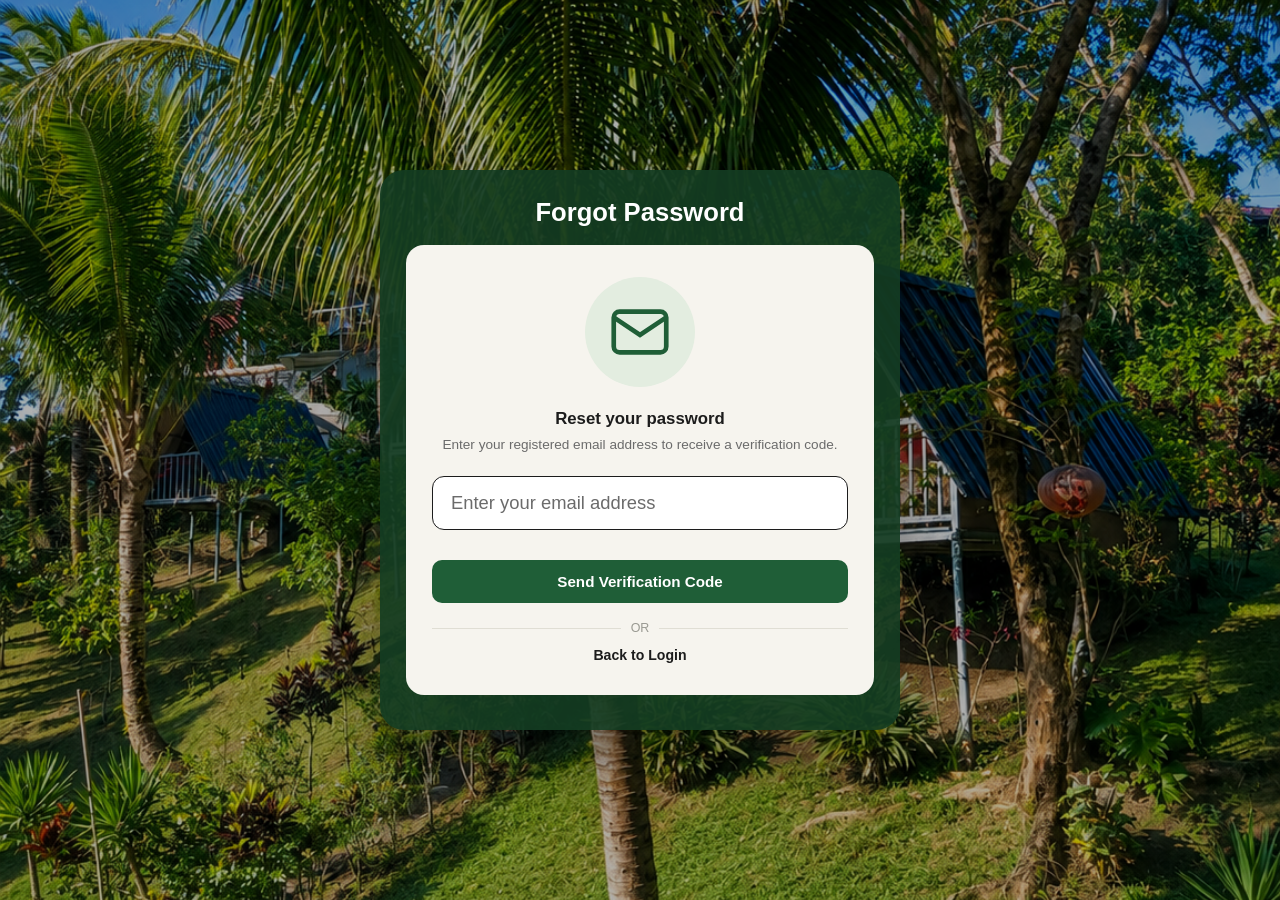
<file: camp-mayagay-fixed/camp-mayagay/forgot-password.html>
<!DOCTYPE html>
<html lang="en">
<head>
<meta charset="UTF-8">
<meta name="viewport" content="width=device-width, initial-scale=1.0">
<title>Forgot Password | Camp Mayagay</title>

<link rel="stylesheet" href="assets/css/style.css">
<link rel="stylesheet" href="assets/css/forgot-password.css">
</head>
<body>

    <img src="assets/images/Background.png" alt="" class="bg-image">
    <div class="bg-overlay"></div> 
    <main class="fp-main">
    <div class="fp-outer-card">
      <h1 class="fp-page-title">Forgot Password</h1>
      <div class="fp-inner-card">

        <div class="fp-icon-circle">
          <svg viewBox="0 0 24 24" fill="none" stroke="currentColor" stroke-width="1.6">
            <rect x="3" y="5" width="18" height="14" rx="2"/>
            <path d="M3 7l9 6 9-6"/>
          </svg>
        </div>

        <p class="fp-card-title">Reset your password</p>
        <p class="fp-card-subtitle">Enter your registered email address to receive a verification code.</p>
        <form id="forgotForm" novalidate>
          <input type="email" id="forgotEmail" name="forgotEmail" class="fp-input" placeholder="Enter your email address" autocomplete="email">
          <span class="fp-field-error" id="forgotEmailError"></span>

          <button type="submit" class="fp-btn-primary">Send Verification Code</button>
        </form>

        <div class="fp-divider">OR</div>
        <a href="Login.html" class="fp-back-link">Back to Login</a>

      </div>
    </div>
  </main>

  <script>
    var forgotForm = document.getElementById('forgotForm');
    var forgotEmailInput = document.getElementById('forgotEmail');
    var forgotEmailError = document.getElementById('forgotEmailError');
    var forgotSubmitBtn = forgotForm.querySelector('button[type="submit"]');

    function isValidEmail(value) {
      return /^[^\s@]+@[^\s@]+\.[^\s@]+$/.test(value);
    }

    forgotForm.addEventListener('submit', function (e) {
      e.preventDefault();
      forgotEmailError.textContent = '';

      var email = forgotEmailInput.value.trim();
      if (email === '' || !isValidEmail(email)) {
        forgotEmailError.textContent = 'Enter a valid email address.';
        return;
      }

      forgotSubmitBtn.disabled = true;
      var originalText = forgotSubmitBtn.textContent;
      forgotSubmitBtn.textContent = 'Sending...';

      fetch('php/forgot-password.php?action=send_code', {
        method: 'POST',
        headers: { 'Content-Type': 'application/json' },
        credentials: 'same-origin',
        body: JSON.stringify({ email: email })
      })
        .then(function (res) { return res.json(); })
        .then(function (result) {
          if (result.success) {
            // Remember the email so verify_code.html can show it and the
            // guest doesn't have to retype it anywhere.
            sessionStorage.setItem('resetEmail', email);
            window.location.href = 'verify_code.html';
          } else {
            forgotEmailError.textContent = result.message || 'Could not send the code. Please try again.';
          }
        })
        .catch(function () {
          forgotEmailError.textContent = 'Unable to reach the server. Please try again.';
        })
        .finally(function () {
          forgotSubmitBtn.disabled = false;
          forgotSubmitBtn.textContent = originalText;
        });
    });
  </script>

</body>
</html>
</file>
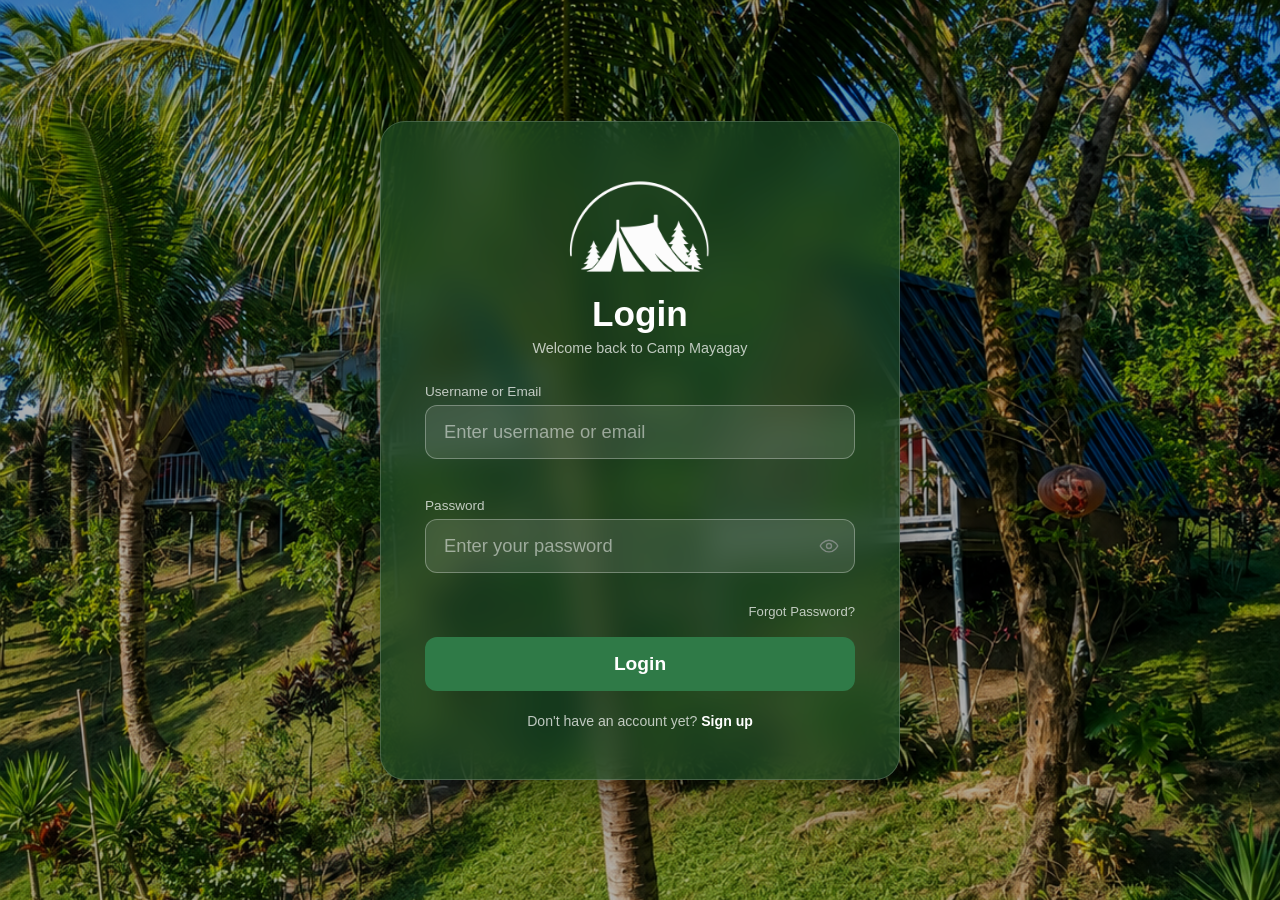
<file: camp-mayagay-fixed/camp-mayagay/Login.html>
<!DOCTYPE html>
<html lang="en">
<head>
<meta charset="UTF-8">
<meta name="viewport" content="width=device-width, initial-scale=1.0">
<title>Login | Camp Mayagay</title>

<link rel="stylesheet" href="assets/css/style.css">
</head>
<body>
        <img src="assets/images/Background.png" alt="" class="bg-image">
       <div class="bg-overlay"></div>

  </header>
  <main class="auth-main">
    <div class="auth-card">
      <div class="auth-logo-circle">
        <img src="assets/images/Camp Mayagay logo.png" alt="Camp Mayagay logo">
      </div>
      <h1>Login</h1>
      <p class="subtitle">Welcome back to Camp Mayagay</p>

      <div class="form-alert" id="loginAlert" role="alert"></div>

      <form id="loginForm" novalidate>
        <div class="form-group" id="identifierGroup">
          <label for="identifier">Username or Email</label>
          <input type="text" id="identifier" name="identifier" placeholder="Enter username or email" autocomplete="username">
          <span class="field-error" id="identifierError"></span>
        </div>

        <div class="form-group" id="passwordGroup">
          <label for="password">Password</label>
          <div class="password-wrapper">
            <input type="password" id="password" name="password" placeholder="Enter your password" autocomplete="current-password">
            <button type="button" class="toggle-password" data-target="password" aria-label="Show password">Show</button>
          </div>
          <span class="field-error" id="passwordError"></span>
        </div>

        <div class="form-group" id="twoFaGroup" style="display:none;">
          <label for="twoFaCode">Verification Code</label>
          <input type="text" id="twoFaCode" name="twoFaCode" placeholder="6-digit code from your email" inputmode="numeric" maxlength="6" autocomplete="one-time-code">
          <span class="field-error" id="twoFaCodeError"></span>
          <p class="resend-code-row">
            <button type="button" class="resend-code-btn" id="resendCodeBtn" disabled>Resend code in <span id="resendCodeTimer">60</span>s</button>
          </p>
        </div>

        <div class="form-row-between" id="forgotPasswordRow">
          <a href="forgot-password.html">Forgot Password?</a>
        </div>

        <button type="submit" class="btn-primary" id="loginSubmitBtn">Login</button>
      </form>

      <p class="auth-switch">Don't have an account yet? <a href="register.html">Sign up</a></p>
    </div>
  </main>

<script src="assets/js/script.js?v=5"></script>
</body>
</html>
</file>
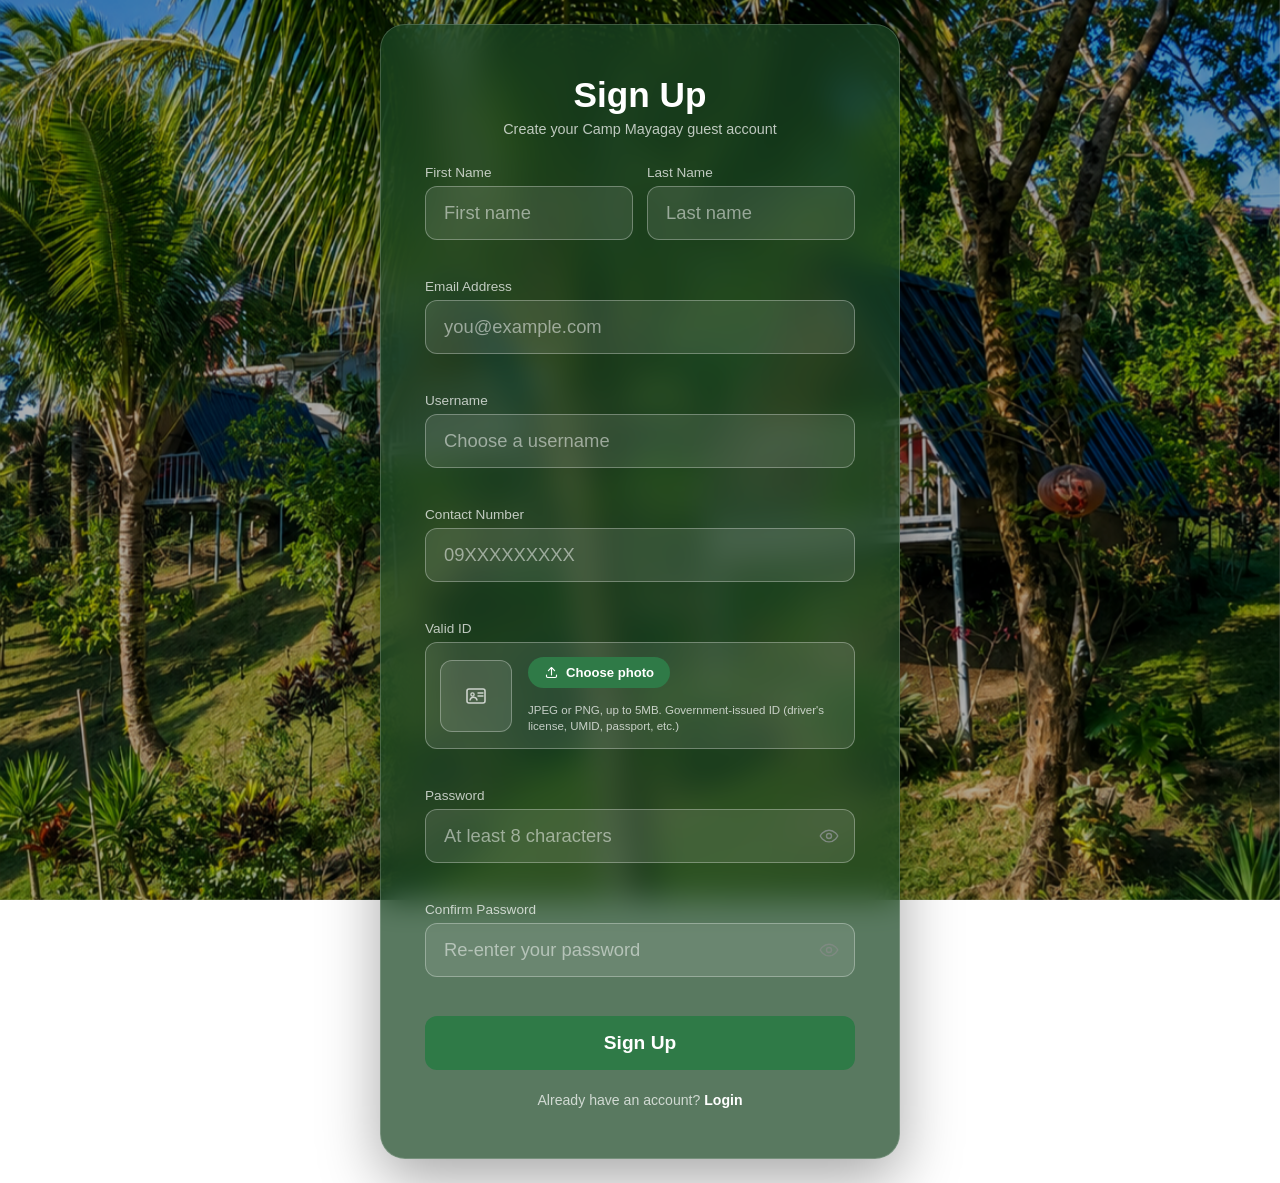
<file: camp-mayagay-fixed/camp-mayagay/register.html>
<!DOCTYPE html>
<html lang="en">
<head>
<meta charset="UTF-8">
<meta name="viewport" content="width=device-width, initial-scale=1.0">
<title>Sign Up | Camp Mayagay</title>

<link rel="stylesheet" href="assets/css/style.css">
</head>
<body>
      <img src="assets/images/Background.png" alt="" class="bg-image">
       <div class="bg-overlay"></div>
       
  <main class="auth-main">
    <div class="auth-card">
      <h1>Sign Up</h1>
      <p class="subtitle">Create your Camp Mayagay guest account</p>

      <div class="form-alert" id="registerAlert" role="alert"></div>

      <form id="registerForm" novalidate>
        <div class="form-group two-col">
          <div class="field">
            <label for="firstname">First Name</label>
            <input type="text" id="firstname" name="firstname" placeholder="First name" autocomplete="given-name">
            <span class="field-error" id="firstnameError"></span>
          </div>
          <div class="field">
            <label for="lastname">Last Name</label>
            <input type="text" id="lastname" name="lastname" placeholder="Last name" autocomplete="family-name">
            <span class="field-error" id="lastnameError"></span>
          </div>
        </div>

        <div class="form-group">  
          <label for="email">Email Address</label>
          <input type="email" id="email" name="email" placeholder="you@example.com" autocomplete="email">
          <span class="field-error" id="emailError"></span>
        </div>

        <div class="form-group">
          <label for="username">Username</label>
          <input type="text" id="username" name="username" placeholder="Choose a username" autocomplete="username">
          <span class="field-error" id="usernameError"></span>
        </div>

        <div class="form-group">
          <label for="contact_number">Contact Number</label>
          <input type="tel" id="contact_number" name="contact_number" placeholder="09XXXXXXXXX" autocomplete="tel">
          <span class="field-error" id="contact_numberError"></span>
        </div>

        <div class="form-group">
          <label for="valid_id">Valid ID</label>
          <div class="id-upload-card">
            <div class="id-upload-preview" id="idUploadPreview">
              <svg viewBox="0 0 24 24" fill="none" width="24" height="24"><rect x="3" y="5" width="18" height="14" rx="2" stroke="currentColor" stroke-width="1.6"/><circle cx="8.5" cy="10.5" r="1.6" stroke="currentColor" stroke-width="1.4"/><path d="M6 16c.5-1.8 1.9-2.8 3.5-2.8s3 1 3.5 2.8" stroke="currentColor" stroke-width="1.4" stroke-linecap="round"/><path d="M14 9h5M14 12h5" stroke="currentColor" stroke-width="1.4" stroke-linecap="round"/></svg>
            </div>
            <div class="id-upload-body">
              <label class="id-upload-btn" for="valid_id">
                <svg viewBox="0 0 24 24" fill="none" width="15" height="15"><path d="M12 16V4M12 4L7 9M12 4L17 9" stroke="currentColor" stroke-width="1.8" stroke-linecap="round" stroke-linejoin="round"/><path d="M4 16v2a2 2 0 002 2h12a2 2 0 002-2v-2" stroke="currentColor" stroke-width="1.8" stroke-linecap="round"/></svg>
                Choose photo
              </label>
              <input type="file" id="valid_id" name="valid_id" accept="image/jpeg,image/png" class="id-upload-input">
              <span class="id-upload-filename" id="idUploadFilename"></span>
              <p class="id-upload-hint">JPEG or PNG, up to 5MB. Government-issued ID (driver's license, UMID, passport, etc.)</p>
            </div>
          </div>
          <span class="field-error" id="valid_idError"></span>
        </div>

        <div class="form-group">
          <label for="password">Password</label>
          <div class="password-wrapper">
            <input type="password" id="password" name="password" placeholder="At least 8 characters" autocomplete="new-password">
            <button type="button" class="toggle-password" data-target="password" aria-label="Show password">Show</button>
          </div>
          <span class="field-error" id="passwordError"></span>
        </div>

        <div class="form-group">
          <label for="confirm_password">Confirm Password</label>
          <div class="password-wrapper">
            <input type="password" id="confirm_password" name="confirm_password" placeholder="Re-enter your password" autocomplete="new-password">
            <button type="button" class="toggle-password" data-target="confirm_password" aria-label="Show password">Show</button>
          </div>
          <span class="field-error" id="confirm_passwordError"></span>
        </div>

        <button type="submit" class="btn-primary">Sign Up</button>
      </form>

      <p class="auth-switch">Already have an account? <a href="Login.html">Login</a></p>
    </div>
  </main>

<script src="assets/js/script.js?v=3"></script>
</body>
</html>
</file>
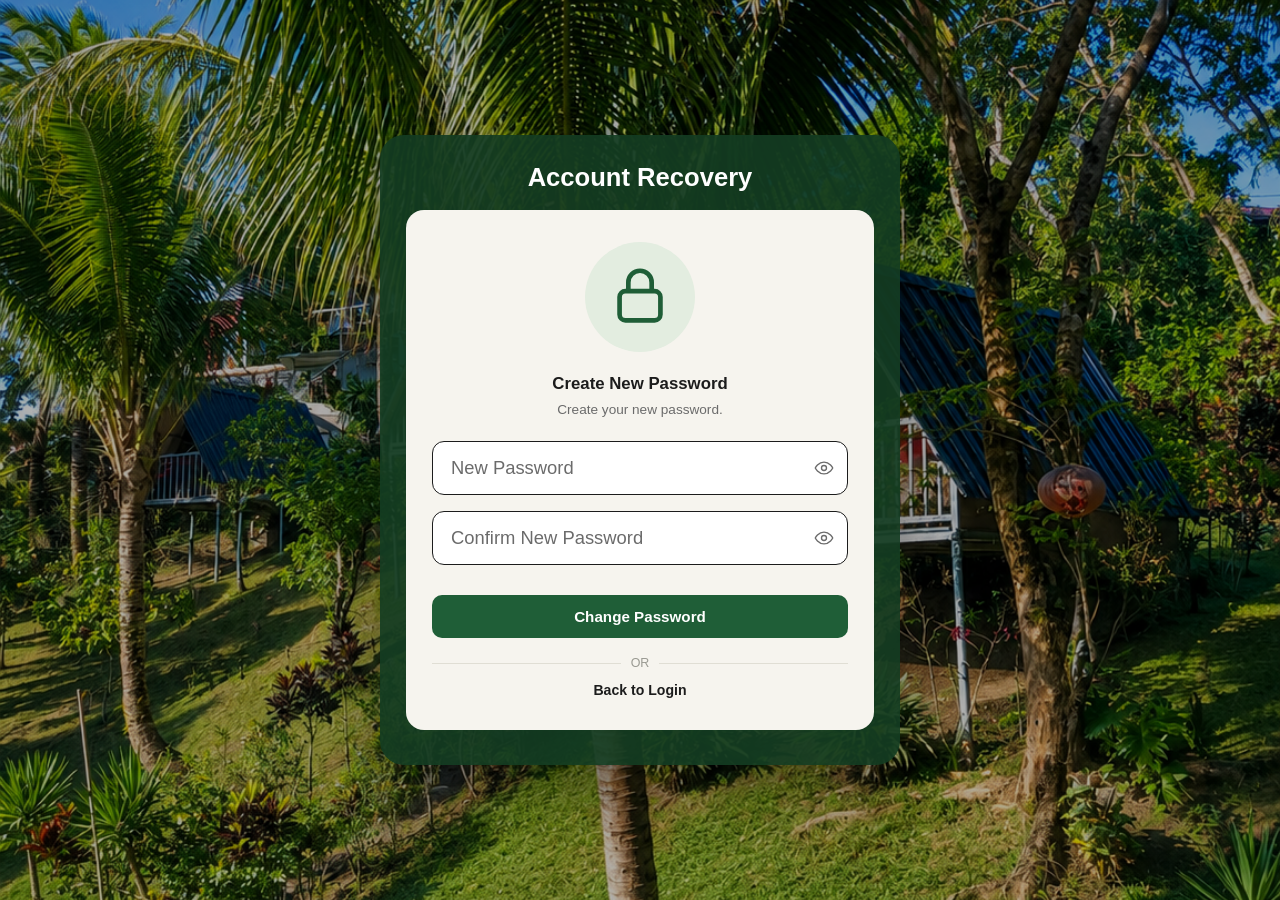
<file: camp-mayagay-fixed/camp-mayagay/reset_password.html>
<!DOCTYPE html>
<html lang="en">
<head>
<meta charset="UTF-8">
<meta name="viewport" content="width=device-width, initial-scale=1.0">
<title>Create New Password | Camp Mayagay</title>


<link rel="stylesheet" href="assets/css/style.css">
<link rel="stylesheet" href="assets/css/forgot-password.css">
</head>
<body>

    <img src="assets/images/Background.png" alt="" class="bg-image">
    <div class="bg-overlay"></div>
    <main class="fp-main">
    <div class="fp-outer-card">
      <h1 class="fp-page-title">Account Recovery</h1>
      <div class="fp-inner-card">
        <div class="fp-icon-circle">
          <svg viewBox="0 0 24 24" fill="none" stroke="currentColor" stroke-width="1.6">
            <rect x="5" y="10" width="14" height="10" rx="2"/>
            <path d="M8 10V7a4 4 0 018 0v3"/>
          </svg>
        </div>
        <p class="fp-card-title">Create New Password</p>
        <p class="fp-card-subtitle">Create your new password.</p>
        <form id="resetForm" novalidate>
          <div class="fp-input-wrap">
            <input type="password" id="newPassword" class="fp-input" placeholder="New Password" autocomplete="new-password">
            <button type="button" class="fp-eye-btn" data-target="newPassword" aria-label="Show password">
              <svg viewBox="0 0 24 24" fill="none" width="20" height="20"><path d="M1.5 12S5 5 12 5s10.5 7 10.5 7-3.5 7-10.5 7S1.5 12 1.5 12Z" stroke="currentColor" stroke-width="1.6" stroke-linejoin="round"/><circle cx="12" cy="12" r="3" stroke="currentColor" stroke-width="1.6"/></svg>
            </button>
          </div>
          <div class="fp-input-wrap">
            <input type="password" id="confirmPassword" class="fp-input" placeholder="Confirm New Password" autocomplete="new-password">
            <button type="button" class="fp-eye-btn" data-target="confirmPassword" aria-label="Show password">
              <svg viewBox="0 0 24 24" fill="none" width="20" height="20"><path d="M1.5 12S5 5 12 5s10.5 7 10.5 7-3.5 7-10.5 7S1.5 12 1.5 12Z" stroke="currentColor" stroke-width="1.6" stroke-linejoin="round"/><circle cx="12" cy="12" r="3" stroke="currentColor" stroke-width="1.6"/></svg>
            </button>
          </div>
          <span class="fp-field-error" id="resetPasswordError"></span>

          <button type="submit" class="fp-btn-primary" id="submitBtn">Change Password</button>
        </form>

        <div class="fp-success-box" id="successBox">
          <div class="fp-success-icon">&#10003;</div>
          <div>
            <p class="fp-success-title">Password Reset Successfully!</p>
            <p class="fp-success-text">You can now login using your new password.</p>
          </div>
        </div>

        <div class="fp-divider">OR</div>
        <a href="Login.html" class="fp-back-link">Back to Login</a>

      </div>
    </div>
  </main>

  <script>
    document.getElementById('resetForm').addEventListener('submit', function (e) {
      e.preventDefault();

      var errorEl = document.getElementById('resetPasswordError');
      var submitBtn = document.getElementById('submitBtn');
      errorEl.textContent = '';

      var newPassword = document.getElementById('newPassword').value;
      var confirmPassword = document.getElementById('confirmPassword').value;

      if (newPassword.length < 8) {
        errorEl.textContent = 'Password must be at least 8 characters.';
        return;
      }
      if (newPassword !== confirmPassword) {
        errorEl.textContent = 'Passwords do not match.';
        return;
      }

      submitBtn.disabled = true;

      fetch('php/forgot-password.php?action=reset_password', {
        method: 'POST',
        headers: { 'Content-Type': 'application/json' },
        credentials: 'same-origin',
        body: JSON.stringify({
          new_password: newPassword,
          confirm_password: confirmPassword
        })
      })
        .then(function (res) { return res.json(); })
        .then(function (result) {
          if (result.success) {
            sessionStorage.removeItem('resetEmail');
            document.getElementById('successBox').classList.add('show');
            setTimeout(function () {
              window.location.href = 'Login.html';
            }, 2000);
          } else {
            errorEl.textContent = result.message || 'Could not reset password. Please try again.';
            submitBtn.disabled = false;
          }
        })
        .catch(function () {
          errorEl.textContent = 'Unable to reach the server. Please try again.';
          submitBtn.disabled = false;
        });
    });
</script>
<script>
  document.querySelectorAll('.fp-eye-btn').forEach(function (btn) {
    btn.addEventListener('click', function () {
      var input = document.getElementById(btn.getAttribute('data-target'));
      if (!input) return;
      var show = input.type === 'password';
      input.type = show ? 'text' : 'password';
      btn.classList.toggle('is-visible', show);
      btn.setAttribute('aria-label', show ? 'Hide password' : 'Show password');
    });
  });
</script>
</body>
</html>
</file>
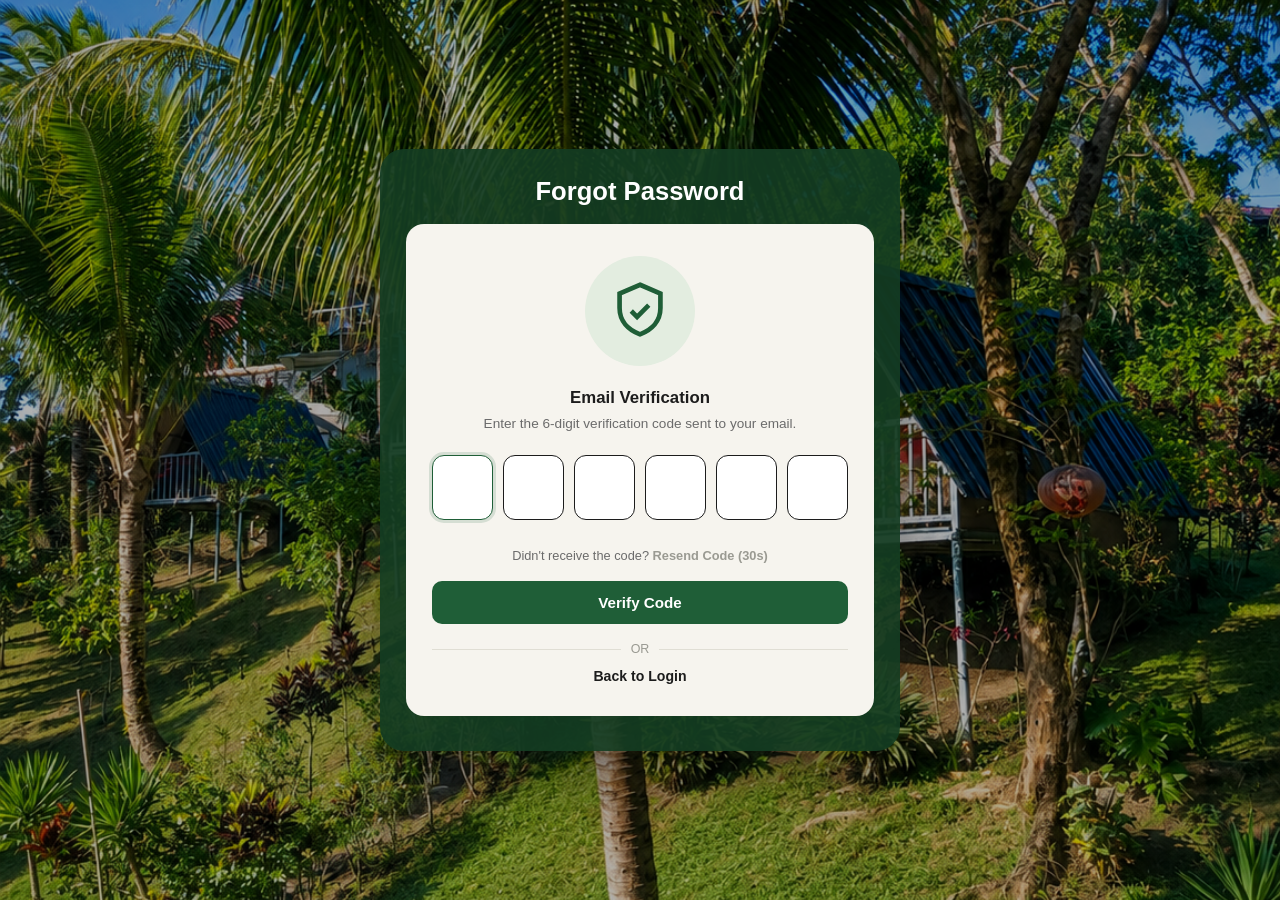
<file: camp-mayagay-fixed/camp-mayagay/verify_code.html>
<!DOCTYPE html>
<html lang="en">
<head>
<meta charset="UTF-8">
<meta name="viewport" content="width=device-width, initial-scale=1.0">
<title>Email Verification | Camp Mayagay</title>

<link rel="stylesheet" href="assets/css/style.css">
<link rel="stylesheet" href="assets/css/forgot-password.css">
</head>
<body>
    
    <img src="assets/images/Background.png" alt="" class="bg-image">
    <div class="bg-overlay"></div>
    <main class="fp-main">
    <div class="fp-outer-card">
      <h1 class="fp-page-title">Forgot Password</h1>
      <div class="fp-inner-card">
        <div class="fp-icon-circle">
          <svg viewBox="0 0 24 24" fill="none" stroke="currentColor" stroke-width="1.6">
            <path d="M12 3l7 3v5c0 4.5-3 7.5-7 9-4-1.5-7-4.5-7-9V6l7-3z"/>
            <path d="M9 12l2 2 4-4"/>
          </svg>
        </div>
        <p class="fp-card-title">Email Verification</p>
        <p class="fp-card-subtitle" id="verifySubtitle">Enter the 6-digit verification code sent to your email.</p>

        
        <form id="verifyForm" novalidate>
          <div class="fp-otp-row" id="otpRow">
            <input type="text" inputmode="numeric" maxlength="1" class="fp-otp-box" autocomplete="off">
            <input type="text" inputmode="numeric" maxlength="1" class="fp-otp-box" autocomplete="off">
            <input type="text" inputmode="numeric" maxlength="1" class="fp-otp-box" autocomplete="off">
            <input type="text" inputmode="numeric" maxlength="1" class="fp-otp-box" autocomplete="off">
            <input type="text" inputmode="numeric" maxlength="1" class="fp-otp-box" autocomplete="off">
            <input type="text" inputmode="numeric" maxlength="1" class="fp-otp-box" autocomplete="off">
          </div>
          <span class="fp-field-error" id="verifyCodeError"></span>

          <p class="fp-resend-row">
            Didn't receive the code?
            <button type="button" id="resendBtn">Resend Code <span id="resendTimer">(30s)</span></button>
          </p>

          <button type="submit" class="fp-btn-primary">Verify Code</button>
        </form>

        <div class="fp-divider">OR</div>
        <a href="Login.html" class="fp-back-link">Back to Login</a>

      </div>
    </div>
  </main>

  <script>
    const boxes = Array.from(document.querySelectorAll('.fp-otp-box'));
    const codeError = document.getElementById('verifyCodeError');

    boxes.forEach((box, i) => {
      box.addEventListener('input', () => {
        box.value = box.value.replace(/[^0-9]/g, '').slice(0, 1);
        if (box.value && i < boxes.length - 1) boxes[i + 1].focus();
      });
      box.addEventListener('keydown', (e) => {
        if (e.key === 'Backspace' && !box.value && i > 0) {
          boxes[i - 1].focus();
        }
      });
    });
    if (boxes[0]) boxes[0].focus();

    // Show which email the code was sent to, remembered from
    // forgot-password.html. Falls back to generic text if not present
    // (e.g. the guest refreshed straight to this page).
    const rememberedEmail = sessionStorage.getItem('resetEmail');
    if (rememberedEmail) {
      document.getElementById('verifySubtitle').textContent =
        'Enter the 6-digit code sent to ' + rememberedEmail + '.';
    }

    function startResendTimer() {
      let seconds = 30;
      const resendBtn = document.getElementById('resendBtn');
      const resendTimer = document.getElementById('resendTimer');
      resendBtn.disabled = true;
      resendTimer.textContent = '(' + seconds + 's)';
      const countdown = setInterval(() => {
        seconds--;
        if (seconds <= 0) {
          clearInterval(countdown);
          resendBtn.disabled = false;
          resendTimer.textContent = '';
        } else {
          resendTimer.textContent = '(' + seconds + 's)';
        }
      }, 1000);
    }
    startResendTimer();

    document.getElementById('resendBtn').addEventListener('click', function () {
      var resendBtn = this;
      resendBtn.disabled = true;
      fetch('php/forgot-password.php?action=resend_code', {
        method: 'POST',
        headers: { 'Content-Type': 'application/json' },
        credentials: 'same-origin',
        body: JSON.stringify({})
      })
        .then(function (res) { return res.json(); })
        .then(function (result) {
          if (result.success) {
            codeError.textContent = '';
            boxes.forEach(function (b) { b.value = ''; });
            if (boxes[0]) boxes[0].focus();
            startResendTimer();
          } else {
            codeError.textContent = result.message || 'Could not resend the code.';
            resendBtn.disabled = false;
          }
        })
        .catch(function () {
          codeError.textContent = 'Unable to reach the server. Please try again.';
          resendBtn.disabled = false;
        });
    });

    document.getElementById('verifyForm').addEventListener('submit', function (e) {
      e.preventDefault();
      codeError.textContent = '';

      const code = boxes.map(function (b) { return b.value; }).join('');
      if (code.length < 6) {
        codeError.textContent = 'Enter all 6 digits.';
        return;
      }

      const submitBtn = this.querySelector('button[type="submit"]');
      submitBtn.disabled = true;

      fetch('php/forgot-password.php?action=verify_code', {
        method: 'POST',
        headers: { 'Content-Type': 'application/json' },
        credentials: 'same-origin',
        body: JSON.stringify({ code: code })
      })
        .then(function (res) { return res.json(); })
        .then(function (result) {
          if (result.success) {
            window.location.href = 'reset_password.html';
          } else {
            codeError.textContent = result.message || 'Incorrect code. Please try again.';
            boxes.forEach(function (b) { b.value = ''; });
            if (boxes[0]) boxes[0].focus();
            submitBtn.disabled = false;
          }
        })
        .catch(function () {
          codeError.textContent = 'Unable to reach the server. Please try again.';
          submitBtn.disabled = false;
        });
    });
  </script>

</body>
</html>
</file>
<file: camp-mayagay-fixed/camp-mayagay/assets/css/style.css>
:root {
  --color-primary: #1F5E37;
  --color-secondary: #2F7A47;
  --color-white: #FFFFFF;
  --overlay: rgba(0, 0, 0, 0.30);
  --card-bg: rgba(25, 70, 35, 0.72);
  --card-border: rgba(255, 255, 255, 0.18);
  --input-bg: rgba(255, 255, 255, 0.10);
  --input-border: rgba(255, 255, 255, 0.30);
  --text-muted: rgba(255, 255, 255, 0.72);
  --error: #FF8A80;
  --radius-card: 25px;
  --radius-input: 12px;
  --font-display: 'Poppins', sans-serif;
  --font-body: 'Inter', sans-serif;
}

* { box-sizing: border-box; margin: 0; padding: 0; }

html, body {
  height: 100%;
}



body {
  font-family: var(--font-body);
  color: var(--color-white);
  min-height: 100vh;
  display: flex;
  flex-direction: column;
  position: relative;
  overflow-x: hidden;
}

.bg-image {
  position: fixed;
  top: 0;
  left: 0;
  width: 100%;
  height: 100%;
  object-fit: cover;
  z-index: -2;
}

.bg-overlay {
  position: fixed;
  top: 0;
  left: 0;
  width: 100%;
  height: 100%;
  background: var(--overlay);
  z-index: -1;
}



a { color: inherit; text-decoration: none; }

.site-header {
  display: flex;
  align-items: center;
  justify-content: space-between;
  padding: 20px 40px;
  animation: fadeInDown 0.6s ease both;
}

.brand {
  display: flex;
  align-items: center;
  gap: 10px;
}

.brand img {
  width: 50px;
  height: 50px;
  border-radius: 50%;
  object-fit: cover;
}

.brand span {
  font-family: var(--font-display);
  font-weight: 600;
  font-size: 1.1rem;
  letter-spacing: 0.5px;
}

.header-actions {
  display: flex;
  align-items: center;
  gap: 18px;
}

.header-actions .icon-btn {
  width: 50px;
  height: 50px;
  border-radius: 50%;
  background: var(--input-bg);
  border: 1px solid var(--card-border);
  display: flex;
  align-items: center;
  justify-content: center;
  cursor: pointer;
  transition: transform 0.2s ease, background 0.2s ease;
}

.header-actions .icon-btn:hover {
  background: rgba(255, 255, 255, 0.2);
  transform: translateY(-2px);
}

.header-actions img.avatar {
  width: 50px;
  height: 50px;
  border-radius: 50%;
  object-fit: cover;
  border: 1px solid var(--card-border);
}

main.auth-main {
  flex: 1;
  display: flex;
  align-items: center;
  justify-content: center;
  padding: 24px;
}

.auth-card {
  width: 100%;
  max-width: 520px;
  background: var(--card-bg);
  border: 1px solid var(--card-border);
  border-radius: var(--radius-card);
  backdrop-filter: blur(16px);
  -webkit-backdrop-filter: blur(16px);
  box-shadow: 0 20px 60px rgba(0, 0, 0, 0.35);
  padding: 50px 44px;
  animation: fadeInUp 0.6s ease both;
}

.auth-logo-circle {
  width: 160px;
  height: 110px;
  display: flex;
  align-items: center;
  justify-content: center;
  margin: 0 auto 12px;
}

.auth-logo-circle img {
  width: 100%;
  height: 100%;
  object-fit: contain;
}

.auth-card h1 {
  font-family: var(--font-display);
  font-weight: 600;
  font-size: 2.2rem;
  text-align: center;
  margin-bottom: 6px;
}

.auth-card .subtitle {
  text-align: center;
  color: var(--text-muted);
  font-size: 0.9rem;
  margin-bottom: 28px;
}

.form-group {
  margin-bottom: 18px;
  position: relative;
}

.form-group.two-col {
  display: grid;
  grid-template-columns: 1fr 1fr;
  gap: 14px;
}

.form-group.two-col .field { margin-bottom: 0; }

label {
  display: block;
  font-size: 0.85rem;
  font-weight: 500;
  margin-bottom: 6px;
  color: var(--text-muted);
}

input[type="text"],
input[type="email"],
input[type="password"],
input[type="tel"] {
  width: 100%;
  padding: 15px 18px;;
  background: var(--input-bg);
  border: 1px solid var(--input-border);
  border-radius: var(--radius-input);
  color: var(--color-white);
  font-family: var(--font-body);
  font-size: 1.15rem;
  transition: border-color 0.2s ease, background 0.2s ease, box-shadow 0.2s ease;
}

input::placeholder {
  color: rgba(255, 255, 255, 0.5);
}

input:focus {
  outline: none;
  border-color: var(--color-white);
  background: rgba(255, 255, 255, 0.16);
  box-shadow: 0 0 0 3px rgba(255, 255, 255, 0.12);
}

input.input-error {
  border-color: var(--error);
}

.password-wrapper {
  position: relative;
}

.password-wrapper input {
  padding-right: 44px;
}

.toggle-password {
  position: absolute;
  right: 12px;
  top: 50%;
  transform: translateY(-50%);
  background: none;
  border: none;
  cursor: pointer;
  color: var(--text-muted);
  font-size: 1.1rem;
  line-height: 1;
  padding: 4px;
}

.toggle-password:hover { color: var(--color-white); }
.toggle-password{ display: flex; align-items: center; justify-content: center; padding: 4px; color: #7f8a82; }
.toggle-password:hover{ color: #7f8a82; opacity: 0.75; }
.toggle-password .eye-closed{ display: none; }
.toggle-password.is-visible .eye-open{ display: none; }
.toggle-password.is-visible .eye-closed{ display: block; }

.field-error {
  display: block;
  min-height: 16px;
  color: var(--error);
  font-size: 0.78rem;
  margin-top: 5px;
}

.id-upload-card{
  display: flex;
  align-items: center;
  gap: 16px;
  background: var(--input-bg);
  border: 1px solid var(--input-border);
  border-radius: var(--radius-input);
  padding: 14px;
}
.id-upload-preview{
  width: 56px;
  height: 56px;
  min-width: 56px;
  border-radius: 10px;
  background: rgba(255,255,255,0.08);
  border: 1px solid var(--input-border);
  display: flex;
  align-items: center;
  justify-content: center;
  color: var(--text-muted);
  overflow: hidden;
  flex-shrink: 0;
}
.id-upload-preview img{
  width: 100%;
  height: 100%;
  object-fit: cover;
  display: block;
}
.id-upload-body{ flex: 1; min-width: 0; }
.id-upload-input{
  position: absolute;
  width: 1px; height: 1px;
  padding: 0; margin: -1px;
  overflow: hidden;
  clip: rect(0,0,0,0);
  white-space: nowrap;
  border: 0;
}
.id-upload-btn{
  display: inline-flex;
  align-items: center;
  gap: 7px;
  background: var(--color-secondary);
  color: var(--color-white);
  border: none;
  border-radius: 999px;
  padding: 8px 16px;
  font-size: 0.82rem;
  font-weight: 600;
  cursor: pointer;
  transition: background-color 0.2s ease, transform 0.15s ease;
}
.id-upload-btn:hover{ background-color: #35924f; transform: translateY(-1px); }
.id-upload-hint{
  font-size: 0.72rem;
  color: var(--text-muted);
  margin: 8px 0 0;
  line-height: 1.4;
}
.id-upload-filename{
  display: block;
  font-size: 0.75rem;
  color: var(--color-white);
  margin-top: 6px;
  word-break: break-all;
}

.id-upload-row{
  display: flex;
  align-items: center;
  gap: 14px;
}
.id-upload-preview{
  width: 72px;
  height: 72px;
  border-radius: 12px;
  background: var(--input-bg);
  border: 1px solid var(--input-border);
  display: flex;
  align-items: center;
  justify-content: center;
  color: var(--text-muted);
  overflow: hidden;
  flex-shrink: 0;
}
.id-upload-preview img{
  width: 100%;
  height: 100%;
  object-fit: cover;
}
#valid_id{
  color: var(--color-white);
  font-size: 0.85rem;
}

.form-row-between {
  display: flex;
  justify-content: flex-end;
  margin: -8px 0 18px;
}

.form-row-between a {
  font-size: 0.82rem;
  color: var(--text-muted);
  transition: color 0.2s ease;
}

.form-row-between a:hover { color: var(--color-white); }

.btn-primary {
  width: 100%;
  padding: 16px;
  background: var(--secondary, var(--color-secondary));
  background-color: var(--color-secondary);
  color: var(--color-white);
  border: none;
  border-radius: var(--radius-input);
  font-family: var(--font-display);
  font-weight: 600;
  font-size: 1.2rem;
  cursor: pointer;
  transition: transform 0.15s ease, background-color 0.2s ease, box-shadow 0.2s ease;
}

.btn-primary:hover {
  background-color: #35924f;
  transform: translateY(-2px);
  box-shadow: 0 10px 24px rgba(0, 0, 0, 0.25);
}

.btn-primary:active {
  transform: translateY(0);
}

.btn-primary:disabled {
  opacity: 0.6;
  cursor: not-allowed;
  transform: none;
}
.resend-code-row{text-align:right; margin-top:6px; font-size:0.85rem;}
.resend-code-btn{background:none; border:none; padding:0; font:inherit; font-weight:600; color:var(--text-muted); cursor:not-allowed;}
.resend-code-btn:not(:disabled){color:var(--color-white); cursor:pointer; border-bottom:1px solid transparent;}
.resend-code-btn:not(:disabled):hover{border-color:var(--color-white);}

.auth-switch {
  text-align: center;
  margin-top: 22px;
  font-size: 0.88rem;
  color: var(--text-muted);
}

.auth-switch a {
  font-weight: 600;
  color: var(--color-white);
  border-bottom: 1px solid transparent;
  transition: border-color 0.2s ease;
}

.auth-switch a:hover {
  border-color: var(--color-white);
}

.form-alert {
  display: none;
  padding: 10px 14px;
  border-radius: var(--radius-input);
  font-size: 0.85rem;
  margin-bottom: 16px;
}

.form-alert.show { display: block; }

.form-alert.error {
  background: rgba(255, 82, 82, 0.18);
  border: 1px solid rgba(255, 82, 82, 0.4);
  color: #FFD3D0;
}

.form-alert.success {
  background: rgba(76, 217, 123, 0.18);
  border: 1px solid rgba(76, 217, 123, 0.4);
  color: #D6F5DF;
}

/* ---------- Auth pages: responsive ---------- */
@media (max-width: 640px) {
  .site-header { padding: 16px 20px; }
  .brand span { font-size: 1rem; }
  main.auth-main { padding: 16px; }
  .auth-card { padding: 34px 24px; border-radius: 20px; }
  .auth-logo-circle { width: 130px; height: 90px; }
  .auth-card h1 { font-size: 1.7rem; }
  .auth-card .subtitle { font-size: 0.82rem; margin-bottom: 22px; }
  .form-group.two-col { grid-template-columns: 1fr; gap: 0; }
  input[type="text"], input[type="email"], input[type="password"], input[type="tel"] {
    padding: 13px 16px; font-size: 1rem;
  }
  .btn-primary { padding: 14px; font-size: 1.05rem; }
}

@media (max-width: 380px) {
  .auth-card { padding: 26px 18px; }
  .auth-card h1 { font-size: 1.5rem; }
}

.gd-body {
  background: #F7F8F6;
  color: #1F2A22;
  min-height: 100vh;
}

.gd-shell {
  display: flex;
  min-height: 100vh;
}

.gd-sidebar {
  width: 260px;
  flex-shrink: 0;
  background: var(--color-primary);
  color: #ffffff;
  display: flex;
  flex-direction: column;
  padding: 24px 18px;
  position: sticky;
  top: 0;
  height: 100vh;
  overflow-y: auto;
  transition: transform 0.3s ease;
  z-index: 40;
}

.gd-sidebar-brand {
  display: flex;
  align-items: center;
  gap: 10px;
  padding: 0 6px 20px;
}
.gd-sidebar-brand img {
  width: 34px;
  height: 34px;
  border-radius: 50%;
  object-fit: cover;
}
.gd-sidebar-brand span {
  font-family: var(--font-display);
  font-weight: 600;
  font-size: 1rem;
  letter-spacing: 0.4px;
}

.gd-sidebar-profile {
  text-align: center;
  padding: 14px 10px 22px;
  border-bottom: 1px solid rgba(255,255,255,0.14);
  margin-bottom: 16px;
}
.gd-avatar-circle {
  width: 64px;
  height: 64px;
  border-radius: 50%;
  background: rgba(255,255,255,0.16);
  display: flex;
  align-items: center;
  justify-content: center;
  font-family: var(--font-display);
  font-weight: 600;
  font-size: 1.2rem;
  margin: 0 auto 10px;
}
.gd-profile-name {
  font-family: var(--font-display);
  font-weight: 600;
  font-size: 0.95rem;
  margin-bottom: 4px;
}
.gd-role-tag {
  display: inline-block;
  background: rgba(255,255,255,0.18);
  color: #ffffff;
  font-size: 0.72rem;
  font-weight: 600;
  letter-spacing: 0.4px;
  padding: 3px 10px;
  border-radius: 20px;
  text-transform: uppercase;
}

.gd-nav {
  display: flex;
  flex-direction: column;
  gap: 4px;
  flex: 1;
}
.gd-nav-item {
  display: flex;
  align-items: center;
  gap: 12px;
  width: 100%;
  padding: 11px 12px;
  background: none;
  border: none;
  border-radius: 10px;
  color: rgba(255,255,255,0.78);
  font-family: var(--font-body);
  font-size: 0.9rem;
  font-weight: 500;
  text-align: left;
  cursor: pointer;
  position: relative;
  transition: background 0.2s ease, color 0.2s ease, transform 0.15s ease;
}
.gd-nav-item svg { width: 19px; height: 19px; flex-shrink: 0; }
.gd-nav-item:hover {
  background: rgba(255,255,255,0.1);
  color: #ffffff;
  transform: translateX(2px);
}
.gd-nav-item.active {
  background: rgba(255,255,255,0.16);
  color: #ffffff;
  font-weight: 600;
}
.gd-nav-dot {
  width: 7px;
  height: 7px;
  border-radius: 50%;
  background: #FF6B6B;
  margin-left: auto;
  display: none;
}
.gd-nav-dot.show { display: block; }

.gd-sidebar-footer {
  padding-top: 16px;
  border-top: 1px solid rgba(255,255,255,0.14);
  margin-top: 16px;
}
.gd-logout-btn {
  display: flex;
  align-items: center;
  gap: 10px;
  padding: 11px 12px;
  border-radius: 10px;
  color: rgba(255,255,255,0.85);
  font-size: 0.9rem;
  font-weight: 500;
  text-decoration: none;
  transition: background 0.2s ease;
}
.gd-logout-btn svg { width: 18px; height: 18px; }
.gd-logout-btn:hover { background: rgba(255,255,255,0.1); }

.gd-sidebar-backdrop {
  display: none;
  position: fixed;
  inset: 0;
  background: rgba(0,0,0,0.4);
  z-index: 35;
}

.gd-main {
  flex: 1;
  min-width: 0;
  padding: 0 32px 40px;
}


.gd-topbar {
  display: flex;
  align-items: center;
  gap: 16px;
  padding: 20px 0;
  position: sticky;
  top: 0;
  background: #F7F8F6;
  z-index: 20;
}
.gd-hamburger {
  display: none;
  background: none;
  border: none;
  cursor: pointer;
  color: var(--color-primary);
  padding: 6px;
}
.gd-hamburger svg { width: 24px; height: 24px; }

.gd-topbar-welcome {
  font-family: var(--font-display);
  font-weight: 600;
  font-size: 1.05rem;
  color: #1F2A22;
}
.gd-topbar-welcome strong { color: var(--color-primary); }

.gd-topbar-actions {
  display: flex;
  align-items: center;
  gap: 14px;
  margin-left: auto;
}

.gd-icon-btn {
  position: relative;
  width: 42px;
  height: 42px;
  border-radius: 50%;
  background: #ffffff;
  border: 1px solid #E5E7EB;
  display: flex;
  align-items: center;
  justify-content: center;
  cursor: pointer;
  color: var(--color-primary);
  transition: background 0.2s ease, transform 0.15s ease;
}
.gd-icon-btn:hover { background: #EFF4F0; transform: translateY(-1px); }
.gd-icon-btn svg { width: 20px; height: 20px; }

.gd-dot {
  position: absolute;
  top: 9px;
  right: 10px;
  width: 8px;
  height: 8px;
  border-radius: 50%;
  background: #FF6B6B;
  border: 1.5px solid #ffffff;
  display: none;
}
.gd-dot.show { display: block; }

.gd-profile-dropdown-wrap { position: relative; }
.gd-avatar-btn {
  width: 42px;
  height: 42px;
  border-radius: 50%;
  background: var(--color-secondary);
  color: #ffffff;
  border: none;
  font-family: var(--font-display);
  font-weight: 600;
  font-size: 0.85rem;
  cursor: pointer;
  transition: transform 0.15s ease;
}
.gd-avatar-btn:hover { transform: translateY(-1px); }

.gd-dropdown {
  display: none;
  position: absolute;
  top: 52px;
  right: 0;
  width: 220px;
  background: #ffffff;
  border-radius: 14px;
  box-shadow: 0 16px 40px rgba(0,0,0,0.16);
  padding: 14px;
  z-index: 30;
}
.gd-dropdown.open { display: block; animation: gdFadeIn 0.18s ease both; }
.gd-dropdown-name { font-family: var(--font-display); font-weight: 600; font-size: 0.9rem; color: #1F2A22; }
.gd-dropdown-email { font-size: 0.76rem; color: #6B7280; margin-bottom: 10px; }
.gd-menu-item {
  display: block;
  width: 100%;
  text-align: left;
  background: none;
  border: none;
  padding: 9px 8px;
  border-radius: 8px;
  font-size: 0.85rem;
  color: #1F2A22;
  cursor: pointer;
  text-decoration: none;
}
.gd-menu-item:hover { background: #F1F5F1; }
.gd-menu-item-danger { color: #DC2626; }
.gd-menu-item-danger:hover { background: #FEF2F2; }


.gd-view { display: none; }
.gd-view.active { display: block; animation: gdFadeIn 0.3s ease both; }

.gd-welcome-section h1 {
  font-family: var(--font-display);
  font-weight: 700;
  font-size: 1.5rem;
  color: #1F2A22;
  margin-bottom: 4px;
}
.gd-welcome-section p { color: #6B7280; font-size: 0.92rem; margin-bottom: 24px; }


.gd-summary-grid {
  display: grid;
  grid-template-columns: repeat(4, 1fr);
  gap: 18px;
  margin-bottom: 30px;
}
.gd-summary-card {
  background: #ffffff;
  border-radius: 16px;
  padding: 20px;
  display: flex;
  align-items: center;
  gap: 14px;
  box-shadow: 0 6px 20px rgba(0,0,0,0.05);
  transition: transform 0.2s ease, box-shadow 0.2s ease;
}
.gd-summary-card:hover { transform: translateY(-3px); box-shadow: 0 12px 28px rgba(0,0,0,0.09); }

.gd-summary-icon {
  width: 46px;
  height: 46px;
  border-radius: 12px;
  display: flex;
  align-items: center;
  justify-content: center;
  flex-shrink: 0;
}
.gd-summary-icon svg { width: 22px; height: 22px; }
.gd-icon-green { background: #E7F5EA; color: var(--color-primary); }
.gd-icon-orange { background: #FEF3E2; color: #D97706; }
.gd-icon-blue { background: #E5F0FE; color: #2563EB; }
.gd-icon-red { background: #FEE9E9; color: #DC2626; }

.gd-summary-number { font-family: var(--font-display); font-weight: 700; font-size: 1.4rem; color: #1F2A22; line-height: 1.1; }
.gd-summary-label { font-size: 0.78rem; color: #6B7280; margin-top: 2px; }


.gd-section {
  background: #ffffff;
  border-radius: 16px;
  padding: 22px;
  box-shadow: 0 6px 20px rgba(0,0,0,0.05);
  margin-bottom: 24px;
}
.gd-section-head {
  display: flex;
  align-items: center;
  justify-content: space-between;
  margin-bottom: 18px;
}
.gd-section-head h2 {
  font-family: var(--font-display);
  font-weight: 600;
  font-size: 1.05rem;
  color: #1F2A22;
}
.gd-link-btn {
  background: none;
  border: none;
  color: var(--color-primary);
  font-weight: 600;
  font-size: 0.85rem;
  cursor: pointer;
}
.gd-link-btn:hover { text-decoration: underline; }

.gd-two-col {
  display: grid;
  grid-template-columns: 1fr;
  gap: 24px;
}
#gd-view-dashboard .gd-two-col:nth-of-type(3) { grid-template-columns: 1.3fr 1fr; }


.gd-accom-grid {
  display: grid;
  grid-template-columns: repeat(auto-fill, minmax(230px, 1fr));
  gap: 18px;
}
.gd-accom-card {
  border: 1px solid #EDEFEC;
  border-radius: 14px;
  overflow: hidden;
  transition: transform 0.2s ease, box-shadow 0.2s ease;
}
.gd-accom-card:hover { transform: translateY(-4px); box-shadow: 0 14px 30px rgba(0,0,0,0.1); }

.gd-accom-image {
  height: 130px;
  display: flex;
  align-items: center;
  justify-content: center;
}
.gd-accom-image svg { width: 52px; height: 52px; }

.gd-accom-card-body { padding: 14px; }
.gd-accom-card-name { font-family: var(--font-display); font-weight: 600; font-size: 0.95rem; color: #1F2A22; margin-bottom: 3px; }
.gd-accom-card-capacity { font-size: 0.78rem; color: #6B7280; margin-bottom: 6px; }
.gd-accom-card-desc { font-size: 0.78rem; color: #6B7280; margin-bottom: 10px; line-height: 1.4; }
.gd-accom-card-price { font-family: var(--font-display); font-weight: 700; font-size: 0.95rem; color: var(--color-primary); }
.gd-accom-card-price span { font-size: 0.72rem; color: #6B7280; font-weight: 500; }

.gd-avail-badge {
  display: inline-block;
  font-size: 0.68rem;
  font-weight: 700;
  padding: 3px 9px;
  border-radius: 20px;
  margin-bottom: 10px;
  text-transform: uppercase;
  letter-spacing: 0.3px;
}
.gd-avail-badge.available { background: #E7F5EA; color: #16803C; }
.gd-avail-badge.limited { background: #FEF3E2; color: #B45309; }
.gd-avail-badge.full { background: #FEE9E9; color: #B91C1C; }

.gd-book-btn {
  width: 100%;
  padding: 9px;
  background: var(--color-secondary);
  color: #ffffff;
  border: none;
  border-radius: 9px;
  font-weight: 600;
  font-size: 0.85rem;
  cursor: pointer;
  transition: background 0.2s ease, transform 0.15s ease;
}
.gd-book-btn:hover { background: var(--color-primary); transform: translateY(-1px); }


.gd-table-wrap { overflow-x: auto; }
.gd-table { width: 100%; border-collapse: collapse; font-size: 0.85rem; }
.gd-table th {
  text-align: left;
  padding: 10px 12px;
  color: #6B7280;
  font-weight: 600;
  font-size: 0.75rem;
  text-transform: uppercase;
  letter-spacing: 0.3px;
  border-bottom: 1px solid #EDEFEC;
}
.gd-table td {
  padding: 12px;
  border-bottom: 1px solid #F1F2F0;
  color: #1F2A22;
}
.gd-table tr:last-child td { border-bottom: none; }
.gd-table tr:hover td { background: #FAFBF9; }

.gd-status-badge {
  display: inline-block;
  padding: 3px 10px;
  border-radius: 20px;
  font-size: 0.72rem;
  font-weight: 700;
}
.gd-status-badge.pending { background: #FEF3E2; color: #D97706; }
.gd-status-badge.confirmed { background: #E7F5EA; color: #16803C; }
.gd-status-badge.cancelled { background: #FEE9E9; color: #DC2626; }

.gd-view-details-btn {
  background: none;
  border: 1px solid #E5E7EB;
  color: var(--color-primary);
  padding: 5px 12px;
  border-radius: 8px;
  font-size: 0.78rem;
  font-weight: 600;
  cursor: pointer;
  transition: background 0.2s ease;
}
.gd-view-details-btn:hover { background: #F1F5F1; }

.gd-notif-list { display: flex; flex-direction: column; gap: 10px; }
.gd-notif-item {
  display: flex;
  gap: 12px;
  padding: 12px;
  border-radius: 12px;
  background: #FAFBF9;
  transition: background 0.2s ease;
}
.gd-notif-item.unread { background: #EFF6F0; }
.gd-notif-item:hover { background: #F1F5F1; }
.gd-notif-icon {
  width: 36px;
  height: 36px;
  border-radius: 50%;
  background: #E7F5EA;
  color: var(--color-primary);
  display: flex;
  align-items: center;
  justify-content: center;
  flex-shrink: 0;
}
.gd-notif-icon svg { width: 17px; height: 17px; }
.gd-notif-title { font-weight: 600; font-size: 0.85rem; color: #1F2A22; }
.gd-notif-time { font-size: 0.72rem; color: #9CA3AF; margin-top: 2px; }

.gd-feedback-list { display: flex; flex-direction: column; gap: 10px; }
.gd-feedback-item { padding: 12px; border-radius: 12px; background: #FAFBF9; }
.gd-feedback-item-top { display: flex; justify-content: space-between; align-items: center; margin-bottom: 4px; }
.gd-feedback-subject { font-weight: 600; font-size: 0.85rem; color: #1F2A22; }
.gd-feedback-date { font-size: 0.72rem; color: #9CA3AF; }

.gd-feedback-form { display: flex; flex-direction: column; gap: 14px; }
.gd-field { display: flex; flex-direction: column; gap: 6px; }
.gd-field label { font-size: 0.82rem; font-weight: 600; color: #374151; }
.gd-field input, .gd-field textarea {
  padding: 10px 12px;
  border: 1px solid #E5E7EB;
  border-radius: 10px;
  font-family: var(--font-body);
  font-size: 0.88rem;
  color: #1F2A22;
}
.gd-field textarea { min-height: 100px; resize: vertical; }
.gd-field input:focus, .gd-field textarea:focus { outline: none; border-color: var(--color-primary); box-shadow: 0 0 0 3px rgba(31,94,55,0.12); }

.gd-subsection-title { font-family: var(--font-display); font-weight: 600; font-size: 0.95rem; margin-bottom: 12px; }

.gd-btn-primary {
  padding: 11px 18px;
  background: var(--color-primary);
  color: #ffffff;
  border: none;
  border-radius: 10px;
  font-weight: 600;
  font-size: 0.88rem;
  cursor: pointer;
  transition: background 0.2s ease, transform 0.15s ease;
}
.gd-btn-primary:hover { background: var(--color-secondary); transform: translateY(-1px); }
.gd-btn-small { padding: 8px 14px; font-size: 0.8rem; }

.gd-settings-form { display: flex; flex-direction: column; gap: 16px; max-width: 420px; }


.gd-footer {
  text-align: center;
  font-size: 0.8rem;
  color: #9CA3AF;
  padding: 20px 0 8px;
}


.gd-toast {
  position: fixed;
  bottom: 24px;
  left: 50%;
  transform: translateX(-50%) translateY(20px);
  background: #1F2A22;
  color: #ffffff;
  padding: 12px 20px;
  border-radius: 12px;
  display: flex;
  align-items: center;
  gap: 8px;
  font-size: 0.85rem;
  opacity: 0;
  pointer-events: none;
  transition: opacity 0.25s ease, transform 0.25s ease;
  z-index: 100;
}
.gd-toast svg { width: 18px; height: 18px; color: #4ADE80; }
.gd-toast.show { opacity: 1; transform: translateX(-50%) translateY(0); pointer-events: auto; }

@keyframes gdFadeIn { from { opacity: 0; transform: translateY(6px); } to { opacity: 1; transform: translateY(0); } }

/* ---------- Responsive ---------- */
@media (max-width: 1024px) {
  .gd-summary-grid { grid-template-columns: repeat(2, 1fr); }
  #gd-view-dashboard .gd-two-col:nth-of-type(3) { grid-template-columns: 1fr; }
}

@media (max-width: 860px) {
  .gd-sidebar {
    position: fixed;
    left: 0;
    top: 0;
    transform: translateX(-100%);
  }
  .gd-sidebar.open { transform: translateX(0); }
  .gd-sidebar-backdrop.show { display: block; }
  .gd-hamburger { display: flex; }
  .gd-main { padding: 0 18px 32px; }
}

@media (max-width: 600px) {
  .gd-summary-grid { grid-template-columns: 1fr; }
  .gd-topbar-welcome { font-size: 0.9rem; }
  .gd-accom-grid { grid-template-columns: repeat(auto-fill, minmax(160px, 1fr)); }
}
</file>
<file: camp-mayagay-fixed/camp-mayagay/assets/css/forgot-password.css>
.fp-main{
  flex: 1;
  display: flex;
  align-items: center;
  justify-content: center;
  padding: 24px;
}


.fp-outer-card{
  width: 100%;
  max-width: 520px;
  background: rgba(20, 60, 34, 0.92);
  border-radius: 24px;
  padding: 28px 26px 35px;
  box-shadow: 0 24px 60px rgba(0, 0, 0, 0.35);
  animation: fpFadeUp 0.5s ease both;
}


.fp-page-title{
  font-family: var(--font-display, 'Poppins', sans-serif);
  font-weight: 700;
  font-size: 1.6rem;
  color: #ffffff;
  text-align: center;
  margin-bottom: 18px;
}


.fp-inner-card{
  background: #f6f4ee;
  border-radius: 18px;
  padding: 32px 26px;
  text-align: center;
}


.fp-icon-circle{
  width: 110px;
  height: 110px;
  border-radius: 50%;
  background: #e3ede0;
  display: flex;
  align-items: center;
  justify-content: center;
  margin: 0 auto 22px;
}
.fp-icon-circle svg{
  width: 70px;
  height: 70px;
  color: #1f5e37;
}

.fp-card-title{
  font-family: var(--font-display, 'Poppins', sans-serif);
  font-weight: 600;
  font-size: 1.05rem;
  color: #1c1c1c;
  margin-bottom: 6px;
}

.fp-card-subtitle{
  font-size: 0.85rem;
  color: #6b6b6b;
  line-height: 1.45;
  margin-bottom: 22px;
}

.fp-input{
  width: 100%;
  padding: 13px 14px;
  border: 1.5px solid #1c1c1c !important;
  border-radius: 10px;
  background: #ffffff !important;
  font-family: var(--font-body, 'Inter', sans-serif);
  font-size: 0.95rem;
  color: #000000 !important;
  margin-bottom: 16px;
  transition: border-color 0.2s ease, box-shadow 0.2s ease;
}
.fp-input::placeholder{ color: #6b6b6b !important; }
.fp-input-wrap{ position: relative; margin-bottom: 16px; }
.fp-input-wrap .fp-input{ margin-bottom: 0; padding-right: 46px; }
.fp-eye-btn{
  position: absolute; right: 10px; top: 50%; transform: translateY(-50%);
  background: none; border: none; padding: 4px; cursor: pointer;
  color: #6b6b6b; display: flex; align-items: center; justify-content: center;
}
.fp-eye-btn:hover{ color: #1f5e37; }
.fp-eye-btn.is-visible{ color: #1f5e37; }
.fp-input:focus{
  outline: none;
  border-color: #1f5e37 !important;
  box-shadow: 0 0 0 3px rgba(31, 94, 55, 0.15);
}

.fp-btn-primary{
  width: 100%;
  padding: 13px;
  background: #1f5e37;
  color: #ffffff;
  border: none;
  border-radius: 10px;
  font-family: var(--font-display, 'Poppins', sans-serif);
  font-weight: 600;
  font-size: 0.95rem;
  cursor: pointer;
  transition: background-color 0.2s ease, transform 0.15s ease;
}
.fp-btn-primary:hover{
  background: #2a7346;
  transform: translateY(-1px);
}
.fp-btn-primary:disabled{
  opacity: 0.6;
  cursor: not-allowed;
  transform: none;
}

.fp-divider{
  display: flex;
  align-items: center;
  gap: 10px;
  color: #9a9a92;
  font-size: 0.78rem;
  margin: 18px 0 12px;
}
.fp-divider::before,
.fp-divider::after{
  content: '';
  flex: 1;
  height: 1px;
  background: #e0ded4;
}

.fp-back-link{
  display: block;
  font-size: 0.88rem;
  font-weight: 600;
  color: #1c1c1c;
  text-decoration: none;
}
.fp-back-link:hover{ text-decoration: underline; }


.fp-field-error{
  display: block;
  min-height: 14px;
  text-align: left;
  color: #c0392b;
  font-size: 0.76rem;
  margin: -12px 0 12px;
}

.fp-otp-row{
  display: flex;
  justify-content: center;
  gap: 10px;
  margin-bottom: 14px;
}
.fp-otp-box{
  width: 55px;
  height: 65px;
  text-align: center;
  font-size: 1.25rem;
  font-weight: 700 !important;
  border: 1.5px solid #1c1c1c !important;
  border-radius: 10px;
  background: #ffffff !important;
  color: #000000 !important;
}
.fp-otp-box:focus{
  outline: none;
  border-color: #1f5e37 !important;
  box-shadow: 0 0 0 3px rgba(31, 94, 55, 0.15);
}

.fp-resend-row{
  font-size: 0.8rem;
  color: #6b6b6b;
  margin-bottom: 18px;
}
.fp-resend-row button{
  background: none;
  border: none;
  padding: 0;
  color: #1f5e37;
  font-weight: 600;
  font-size: 0.8rem;
  cursor: pointer;
  text-decoration: underline;
}
.fp-resend-row button:disabled{
  color: #9a9a92;
  text-decoration: none;
  cursor: not-allowed;
}

.fp-success-box{
  display: none;
  align-items: flex-start;
  gap: 10px;
  background: #e5f3e8;
  border: 1px solid #bfe0c7;
  border-radius: 12px;
  padding: 14px 16px;
  margin-top: 16px;
  text-align: left;
}
.fp-success-box.show{ display: flex; }
.fp-success-icon{
  width: 22px;
  height: 22px;
  border-radius: 50%;
  background: #1f5e37;
  color: #ffffff;
  flex: 0 0 auto;
  display: flex;
  align-items: center;
  justify-content: center;
  font-size: 0.75rem;
}
.fp-success-title{
  font-weight: 600;
  font-size: 0.88rem;
  color: #17452a;
  margin-bottom: 2px;
}
.fp-success-text{
  font-size: 0.8rem;
  color: #3c6b4a;
}


@keyframes fpFadeUp{
  from { opacity: 0; transform: translateY(20px); }
  to   { opacity: 1; transform: translateY(0); }
  
}

@media (max-width: 480px){
  .fp-outer-card{ padding: 20px 14px 26px; border-radius: 18px; }
  .fp-page-title{ font-size: 1.3rem; }
  .fp-inner-card{ padding: 24px 16px; }
  .fp-icon-circle{ width: 84px; height: 84px; }
  .fp-icon-circle svg{ width: 52px; height: 52px; }
  .fp-otp-row{ gap: 6px; }
  .fp-otp-box{ width: 40px; height: 52px; font-size: 1.05rem; }
}

@media (max-width: 360px){
  .fp-otp-box{ width: 34px; height: 46px; font-size: 0.95rem; }
  .fp-otp-row{ gap: 4px; }
}
</file>
